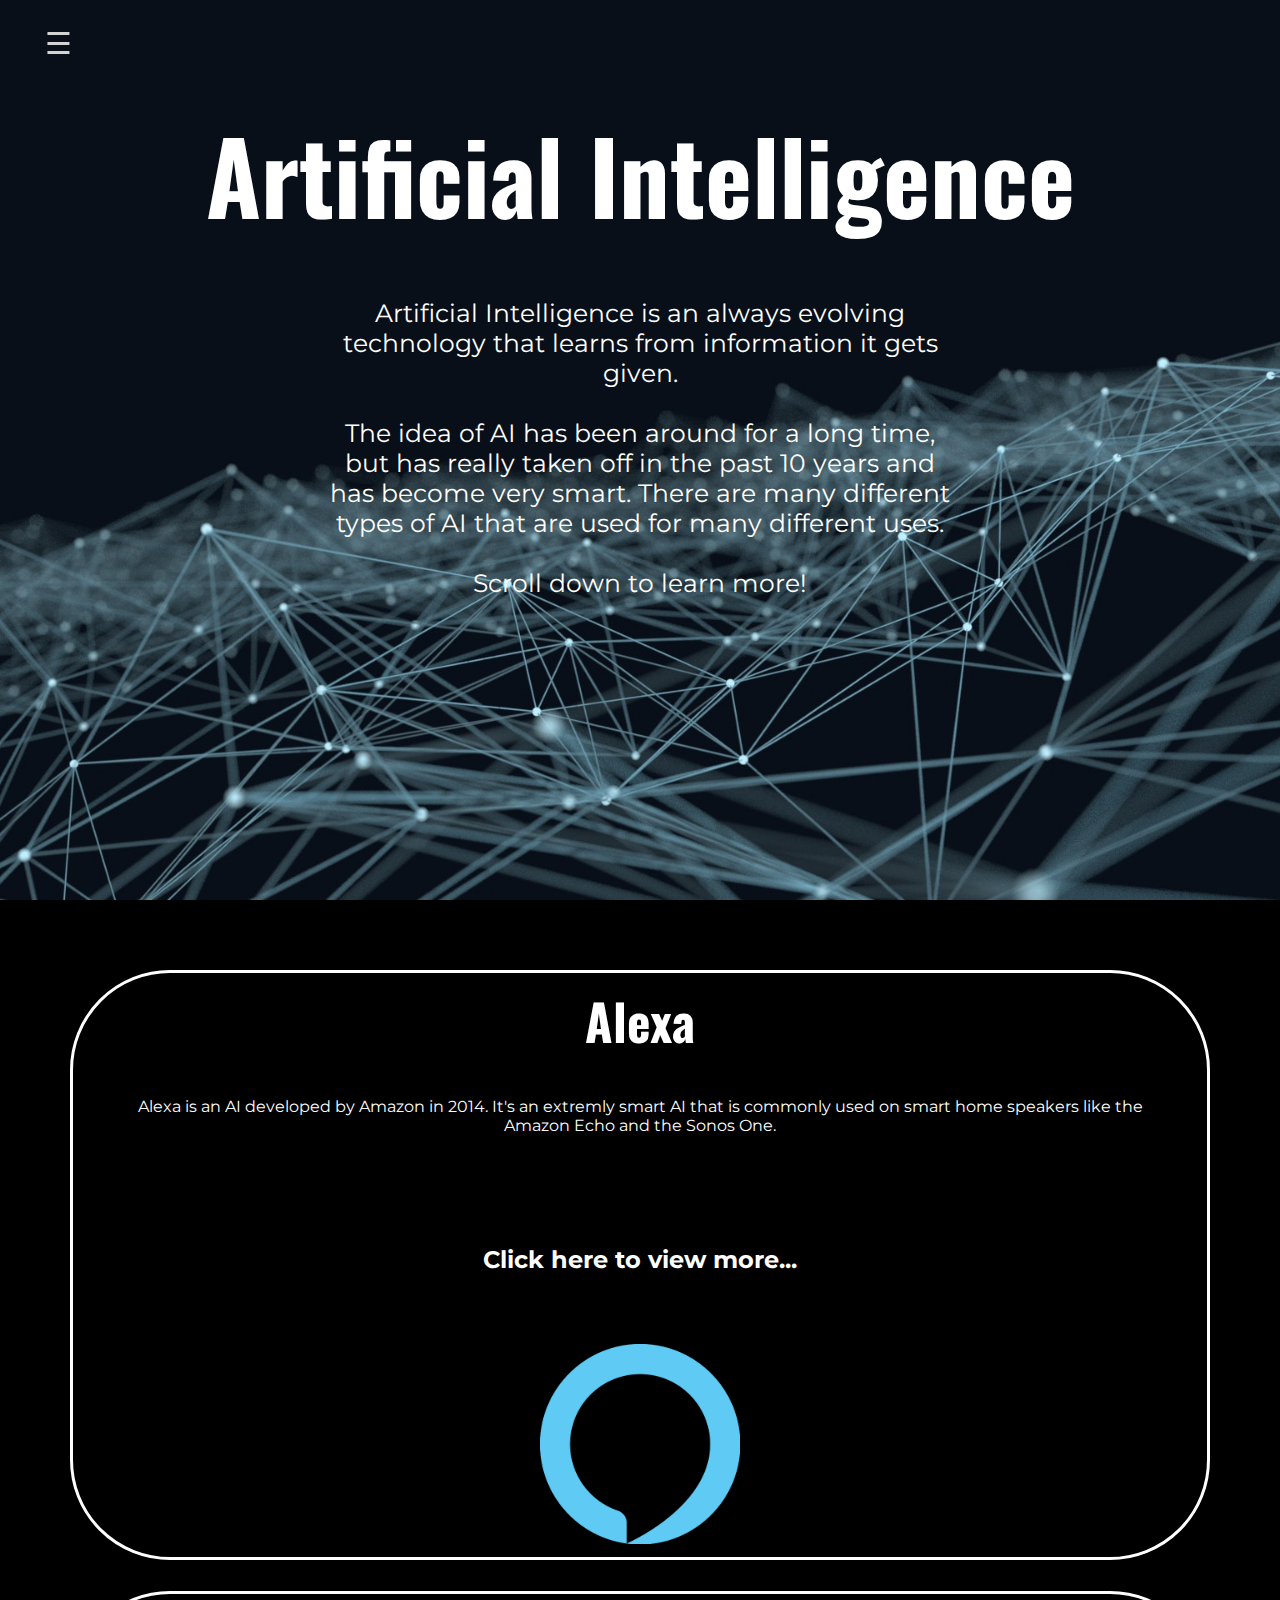
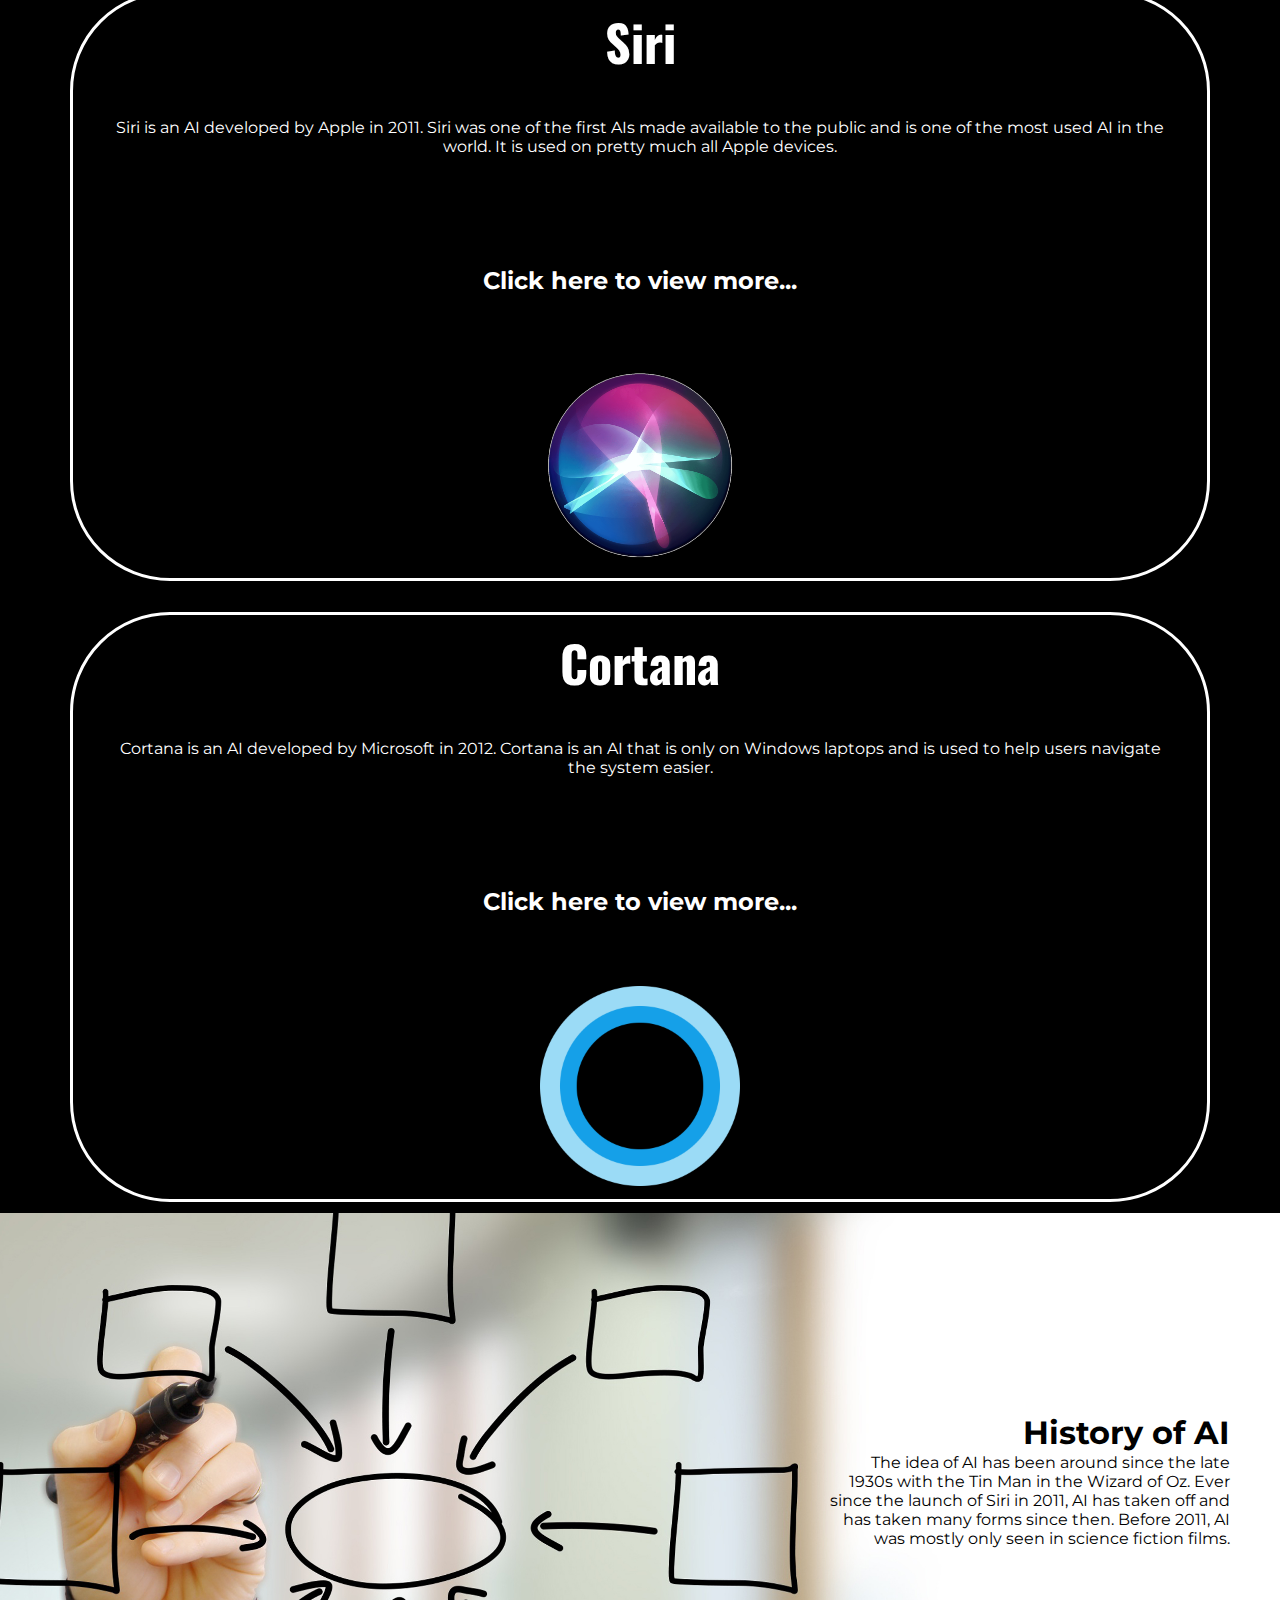
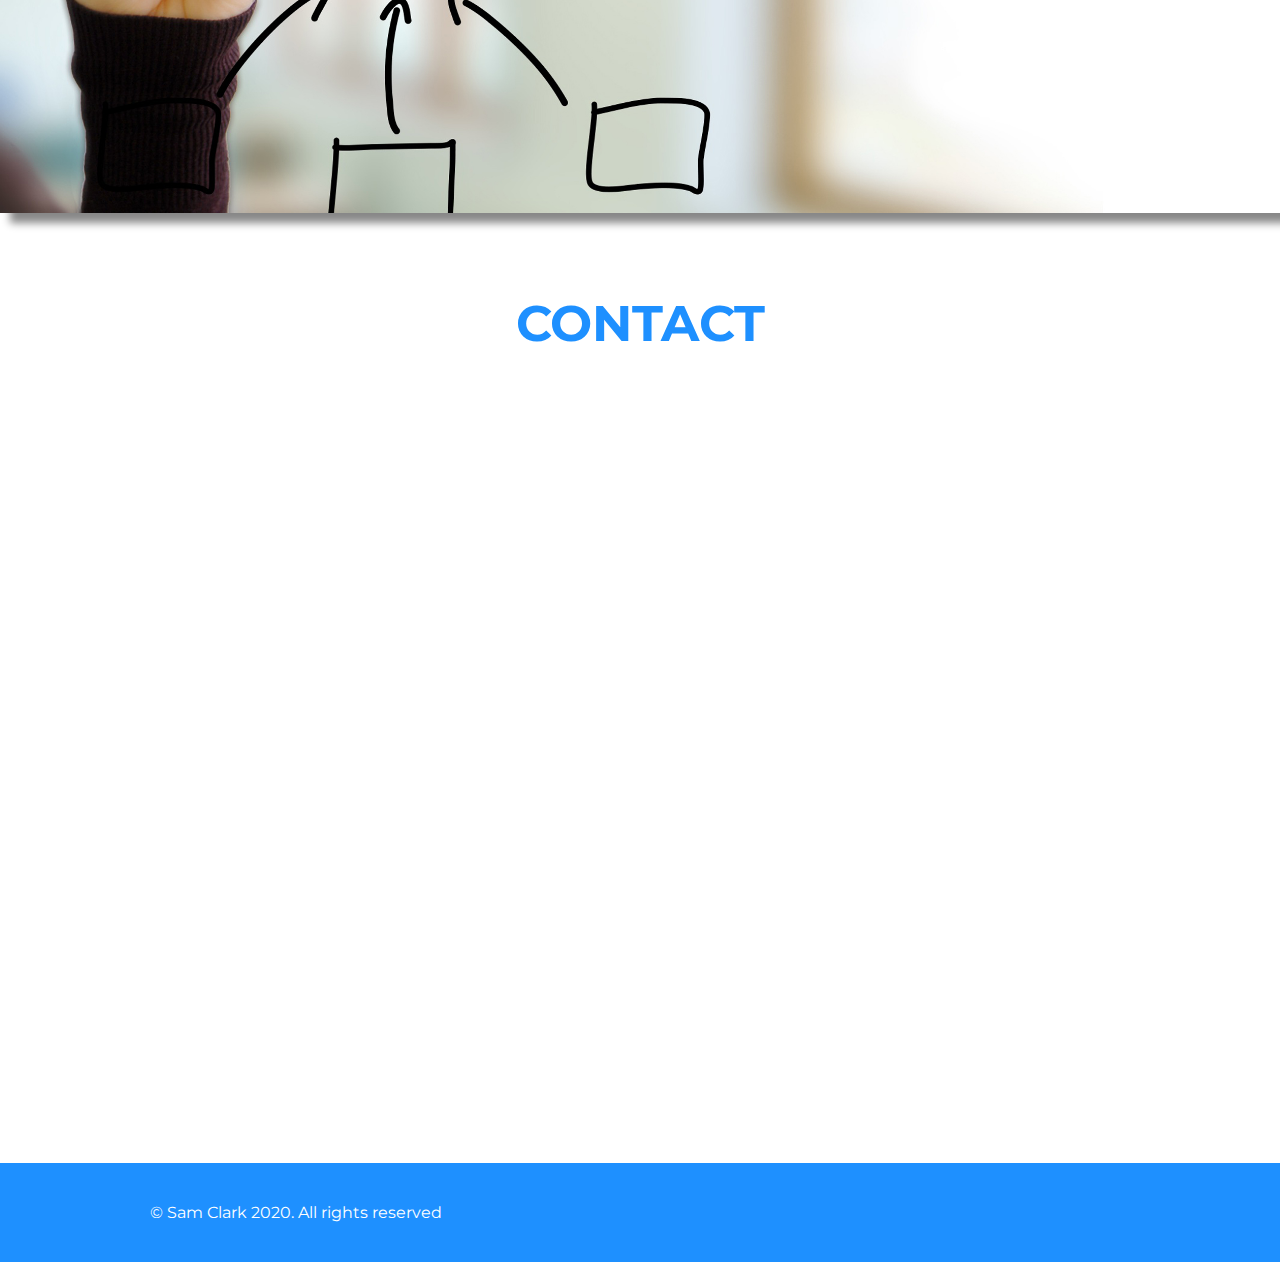
<file: index.html>
<!DOCTYPE html>
<html lang="en">
<head>
  <meta charset="UTF-8">
  <meta name="viewport" content="width=device-width, initial-scale=1.0">
  <meta http-equiv="X-UA-Compatible" content="ie=edge">
  <link rel="stylesheet" href="style.css">
  <link href="https://fonts.googleapis.com/css?family=Cardo:400,700|Oswald" rel="stylesheet">
  <link href="https://fonts.googleapis.com/css?family=Lora:400,700|Montserrat:300" rel="stylesheet">
  <title>AI</title>
</head>
<body>


  <div id = "myNav" class = "overlay">
    <a href="javascript:void(0)" class = "closebutton" onclick = "closeNav()">&times;</a>
    <h1 id = "big">Artificial Intelligence</h1>
    <div class="overlaycontent">
      <a href="#">HOME</a>
      <a href="#">ALEXA</a>
      <a href="#">SIRI</a>
      <a href="#">CORTANA</a>
      <a href="#">HISTORY</a>
    </div>
  </div>


  <section id = "a" class="panel">
    <div class="lines">
      <span style="font-size:30px;cursor:pointer" onclick="openNav()">&#9776;</span>
    </div>
    <h1 class="title">Artificial Intelligence</h1>
    <p class="description"><br>Artificial Intelligence is an always evolving technology that learns from information it gets given.</br> <br>The idea of AI has been around for a long time, but has really taken off in the past 10 years and has become very smart. There are many different types of AI that are used for many different uses.</br> <br>Scroll down to learn more!</br></p>
  </section>


  <section id = "b" class="panel">
    <div class = "container">
      <div id = "alexa" class = "box">
        <h1>Alexa</h1>
        <p>Alexa is an AI developed by Amazon in 2014. It's an extremly smart AI that is commonly used on smart home speakers like the Amazon Echo and the Sonos One.</p>
        <h2 class = "ilink">
          <a href="#">Click here to view more...</a>
        </h2>
        <img src="alexa.png" alt="alexa image">
      </div>
      <div id = "siri" class = "box">
        <h1>Siri</h1>
        <p>Siri is an AI developed by Apple in 2011. Siri was one of the first AIs made available to the public and is one of the most used AI in the world. It is used on pretty much all Apple devices.</p>
        <h2 class = "ilink">
          <a href="#">Click here to view more...</a>
        </h2>
        <img id = "simage" src="siri.png" alt="siri image">
      </div>
      <div id = "cortana" class = "box">
        <h1>Cortana</h1>
        <p>Cortana is an AI developed by Microsoft in 2012. Cortana is an AI that is only on Windows laptops and is used to help users navigate the system easier.</p>
        <h2 class = "ilink">
          <a href="#">Click here to view more...</a>
        </h2>
        <img src="cortana.png" alt="cortana image">
      </div>
    </div>
  </section>

  <section id = "c" class="panel">
    <h1 class = "history">History of AI</h1>
    <p class = "explain">The idea of AI has been around since the late 1930s with the Tin Man in the Wizard of Oz. Ever since the launch of Siri in 2011, AI has taken off and has taken many forms since then. Before 2011, AI was mostly only seen in science fiction films.</p>
    <a href="#" class="hlink">Find out more</a>
  </section>


  <section id = "d" class = "contact">
    <h1 class = "contact_header">CONTACT</h1>
    <iframe id = "form" src="https://docs.google.com/forms/d/e/1FAIpQLSetiBL7zzIBk61r9zhRrY2mqTAyYtpi0NueJ4MALcoGG80I0w/viewform?embedded=true" width="540" height="725" frameborder="0" marginheight="0" marginwidth="0">Loading…</iframe>

  </section>

  <script>
  function openNav() {
    document.getElementById("myNav").style.height = "100%";
  }

  function closeNav() {
    document.getElementById("myNav").style.height = "0%";
  }
  </script>

  <footer>
		<p>&copy; Sam Clark 2020. All rights reserved</p>
  </footer>


</body>
</html>
</file>
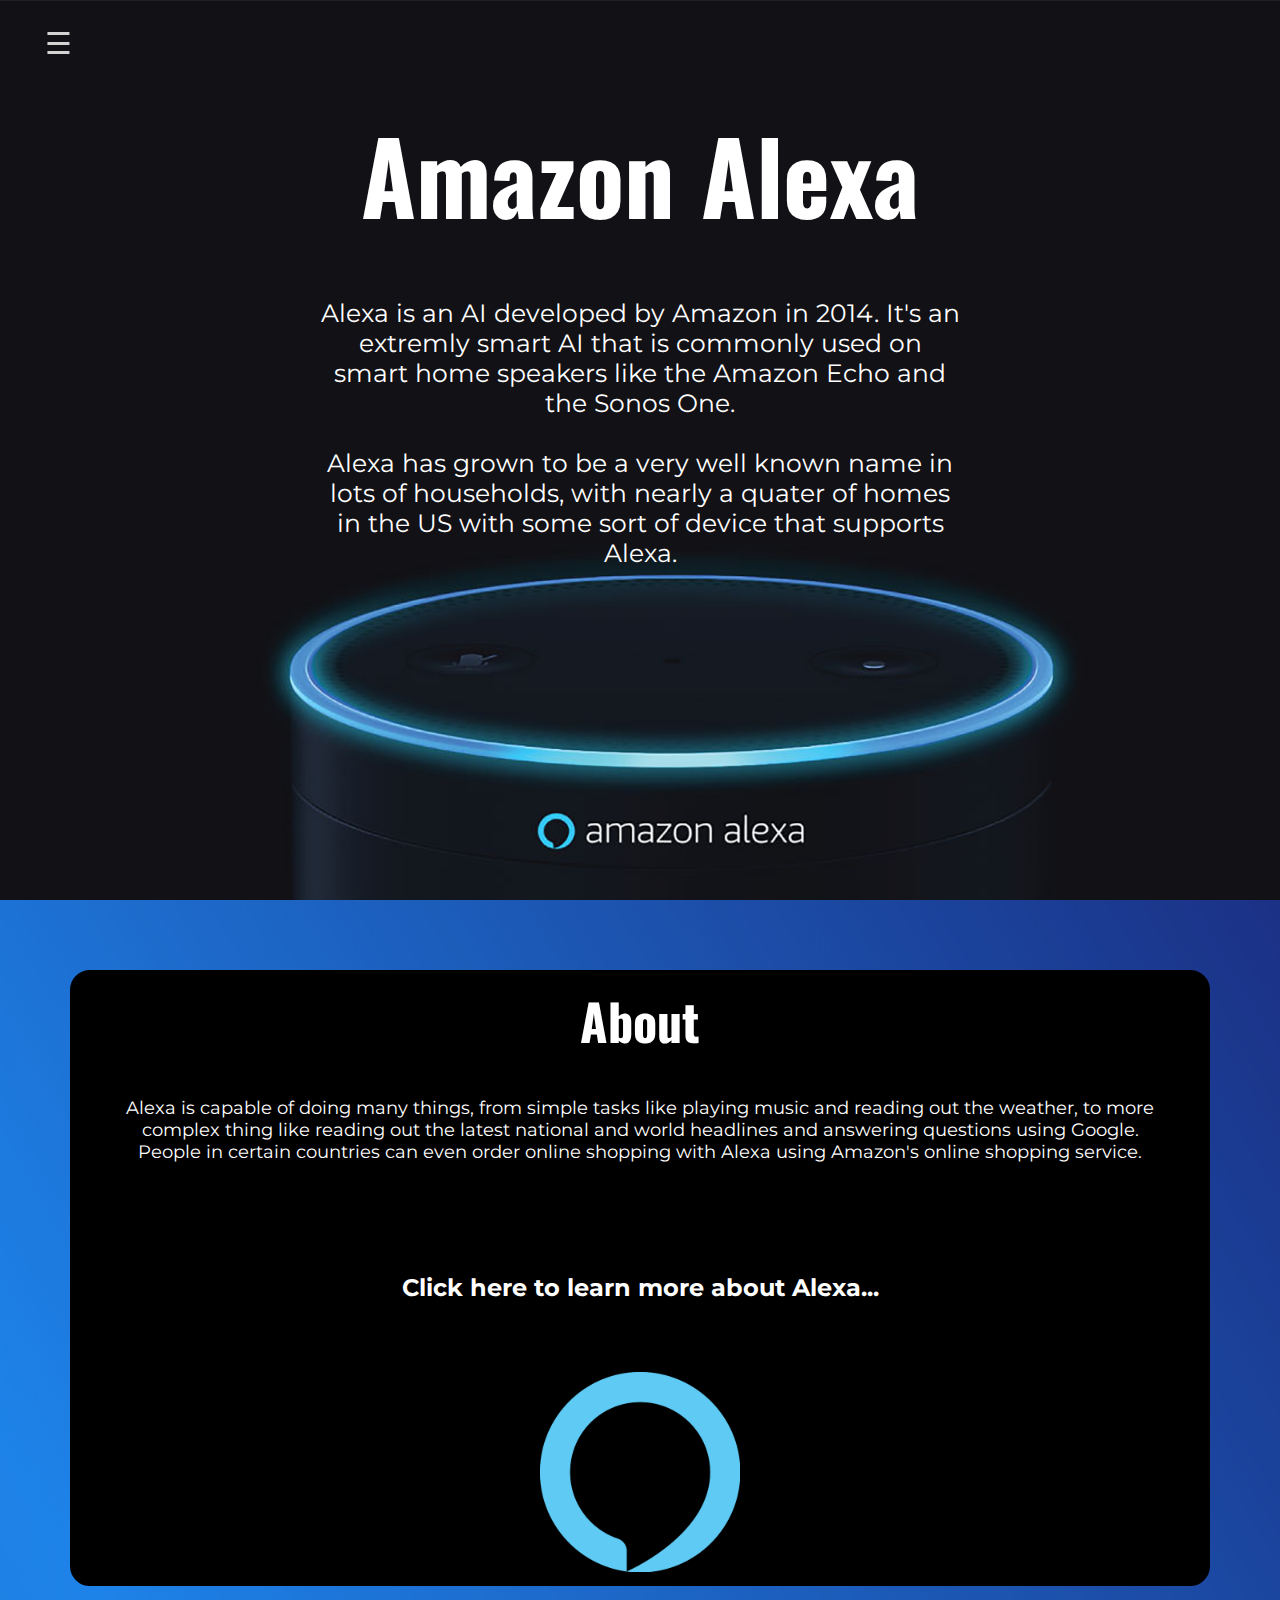
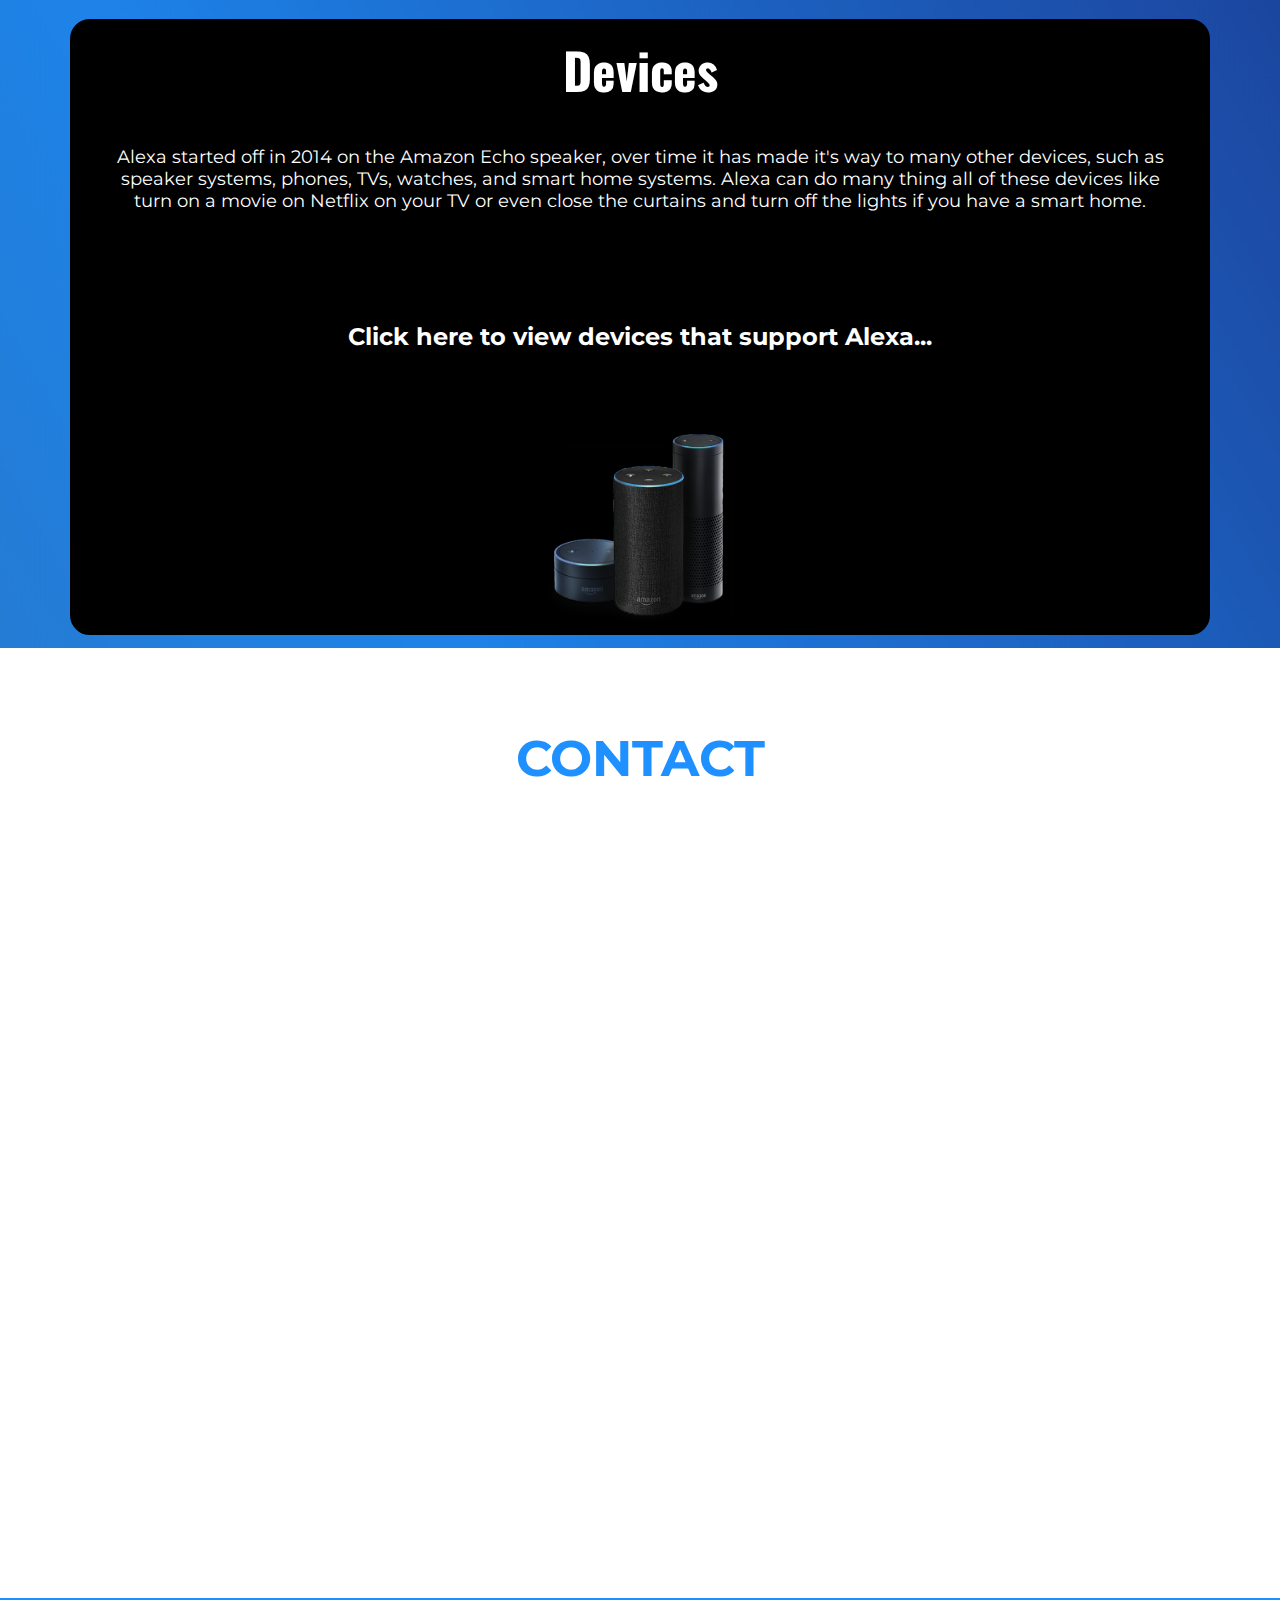
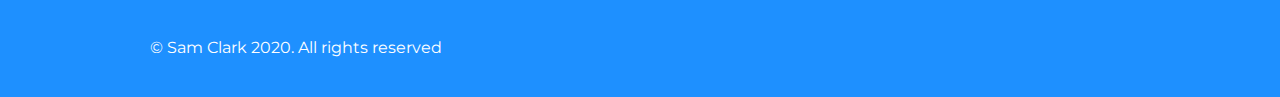
<file: alexa.html>
<!DOCTYPE html>
<html lang="en">
<head>
  <meta charset="UTF-8">
  <meta name="viewport" content="width=device-width, initial-scale=1.0">
  <meta http-equiv="X-UA-Compatible" content="ie=edge">
  <link rel="stylesheet" href="stylea.css">
  <link href="https://fonts.googleapis.com/css?family=Cardo:400,700|Oswald" rel="stylesheet">
  <link href="https://fonts.googleapis.com/css?family=Lora:400,700|Montserrat:300" rel="stylesheet">
  <title>AI</title>
</head>
<body>


  <div id = "myNav" class = "overlay">
    <a href="javascript:void(0)" class = "closebutton" onclick = "closeNav()">&times;</a>
    <h1 id = "big">Artificial Intelligence</h1>
    <div class="overlaycontent">
      <a href="index.html">HOME</a>
      <a href="alexa.html">ALEXA</a>
      <a href="siri.html">SIRI</a>
      <a href="cortana.html">CORTANA</a>
      <a href="#">HISTORY</a>
    </div>
  </div>


  <section id = "a" class="panel">
    <div class="lines">
      <span style="font-size:30px;cursor:pointer" onclick="openNav()">&#9776;</span>
    </div>
    <h1 class="title">Amazon Alexa</h1>
    <p class="description"><br>Alexa is an AI developed by Amazon in 2014. It's an extremly smart AI that is commonly used on smart home speakers like the Amazon Echo and the Sonos One.</br> <br>Alexa has grown to be a very well known name in lots of households, with nearly a quater of homes in the US with some sort of device that supports Alexa.</br></p>
  </section>


  <section id = "b" class="panel">
    <div class = "container">
      <div id = "alexa" class = "box">
        <h1>About</h1>
        <p>Alexa is capable of doing many things, from simple tasks like playing music and reading out the weather, to more complex thing like reading out the latest national and world headlines and answering questions using Google. People in certain countries can even order online shopping with Alexa using Amazon's online shopping service.</p>
        <h2 class = "ilink">
          <a href="https://www.amazon.com/b?ie=UTF8&node=17934671011">Click here to learn more about Alexa...</a>
        </h2>
        <img src="alexa.png" alt="alexa image">
      </div>

      <div id = "devices" class = "box">
        <h1>Devices</h1>
        <p>Alexa started off in 2014 on the Amazon Echo speaker, over time it has made it's way to many other devices, such as speaker systems, phones, TVs, watches, and smart home systems. Alexa can do many thing all of these devices like turn on a movie on Netflix on your TV or even close the curtains and turn off the lights if you have a smart home.</p>
        <h2 class = "ilink">
          <a href="https://www.amazon.com/smart-home-devices/b?ie=UTF8&node=9818047011">Click here to view devices that support Alexa...</a>
        </h2>
        <img src="devices.png" alt="alexa image">
      </div>
    </div>
  </section>

  <section id = "d" class = "contact">
    <h1 class = "contact_header">CONTACT</h1>
    <iframe id = "form" src="https://docs.google.com/forms/d/e/1FAIpQLSetiBL7zzIBk61r9zhRrY2mqTAyYtpi0NueJ4MALcoGG80I0w/viewform?embedded=true" width="540" height="725" frameborder="0" marginheight="0" marginwidth="0">Loading…</iframe>

  </section>

  <script>
  function openNav() {
    document.getElementById("myNav").style.height = "100%";
  }

  function closeNav() {
    document.getElementById("myNav").style.height = "0%";
  }
  </script>

  <footer>
		<p>&copy; Sam Clark 2020. All rights reserved</p>
  </footer>


</body>
</html>
</file>
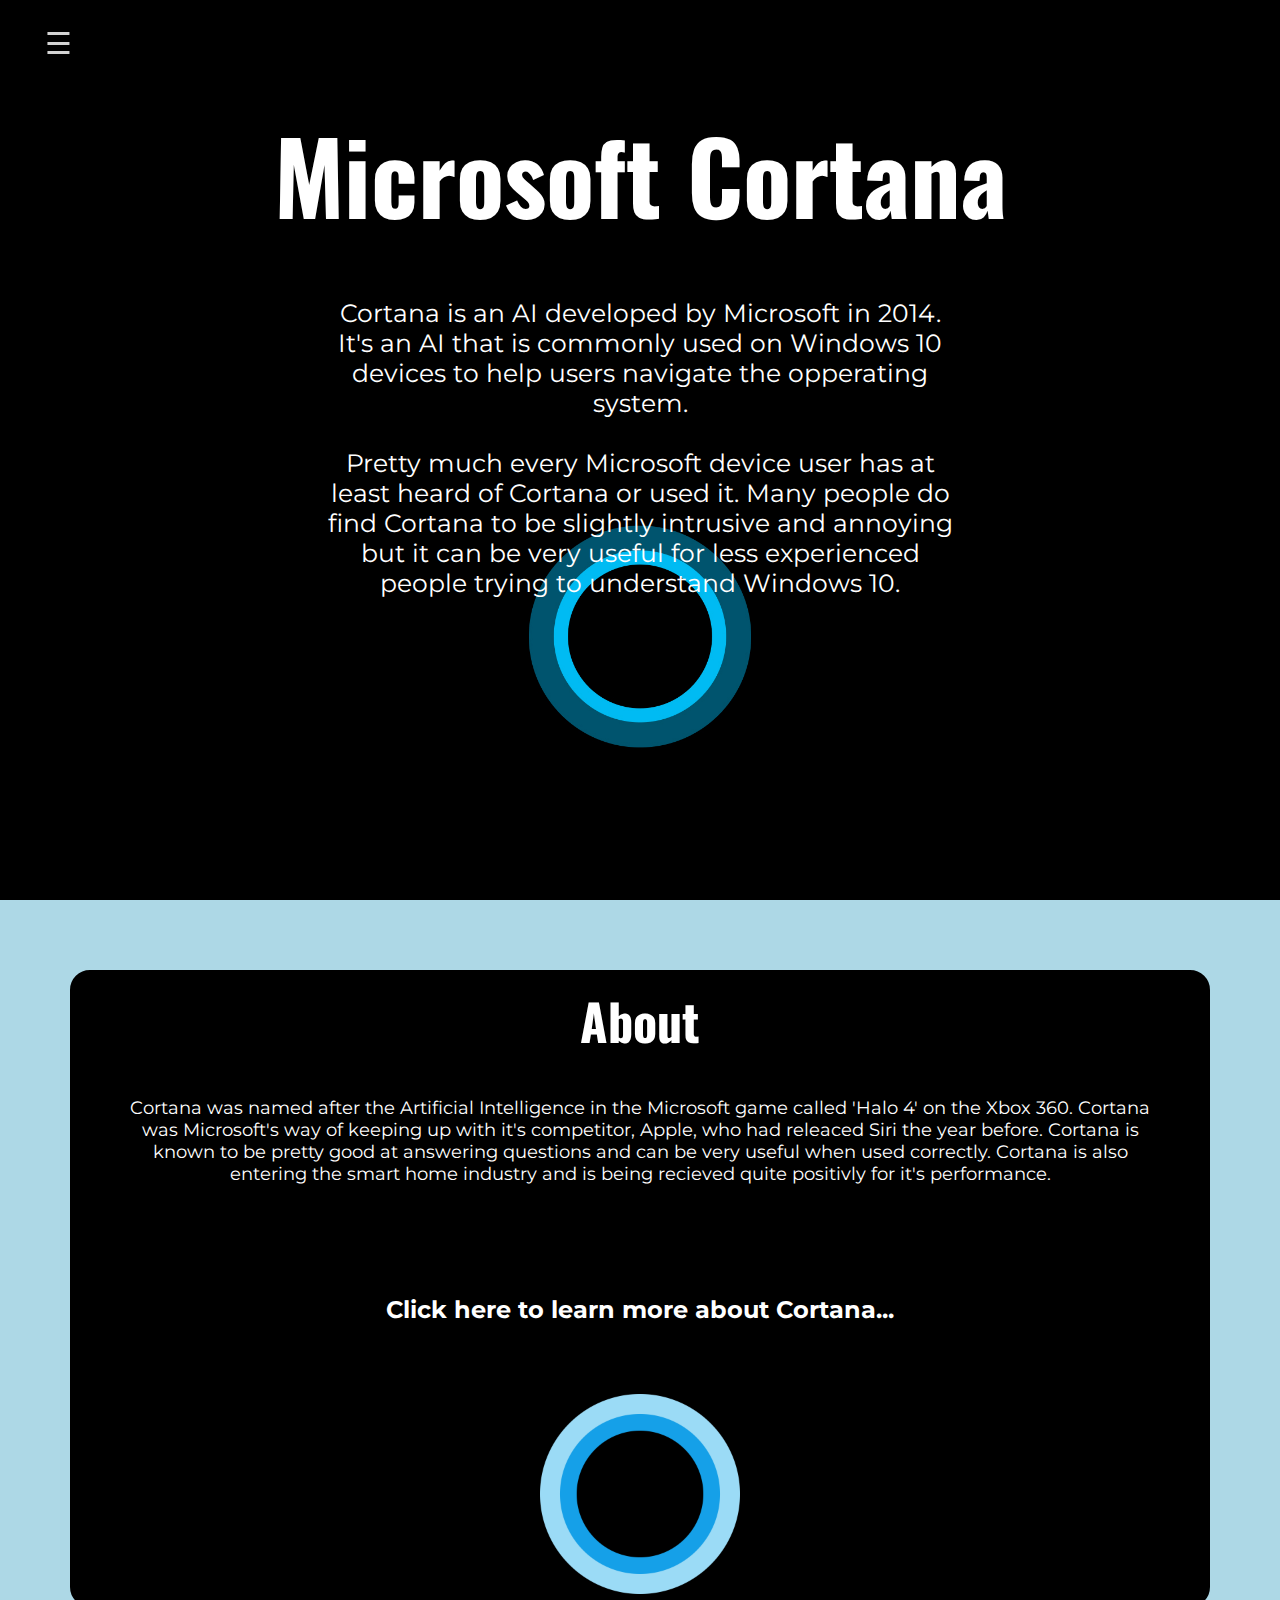
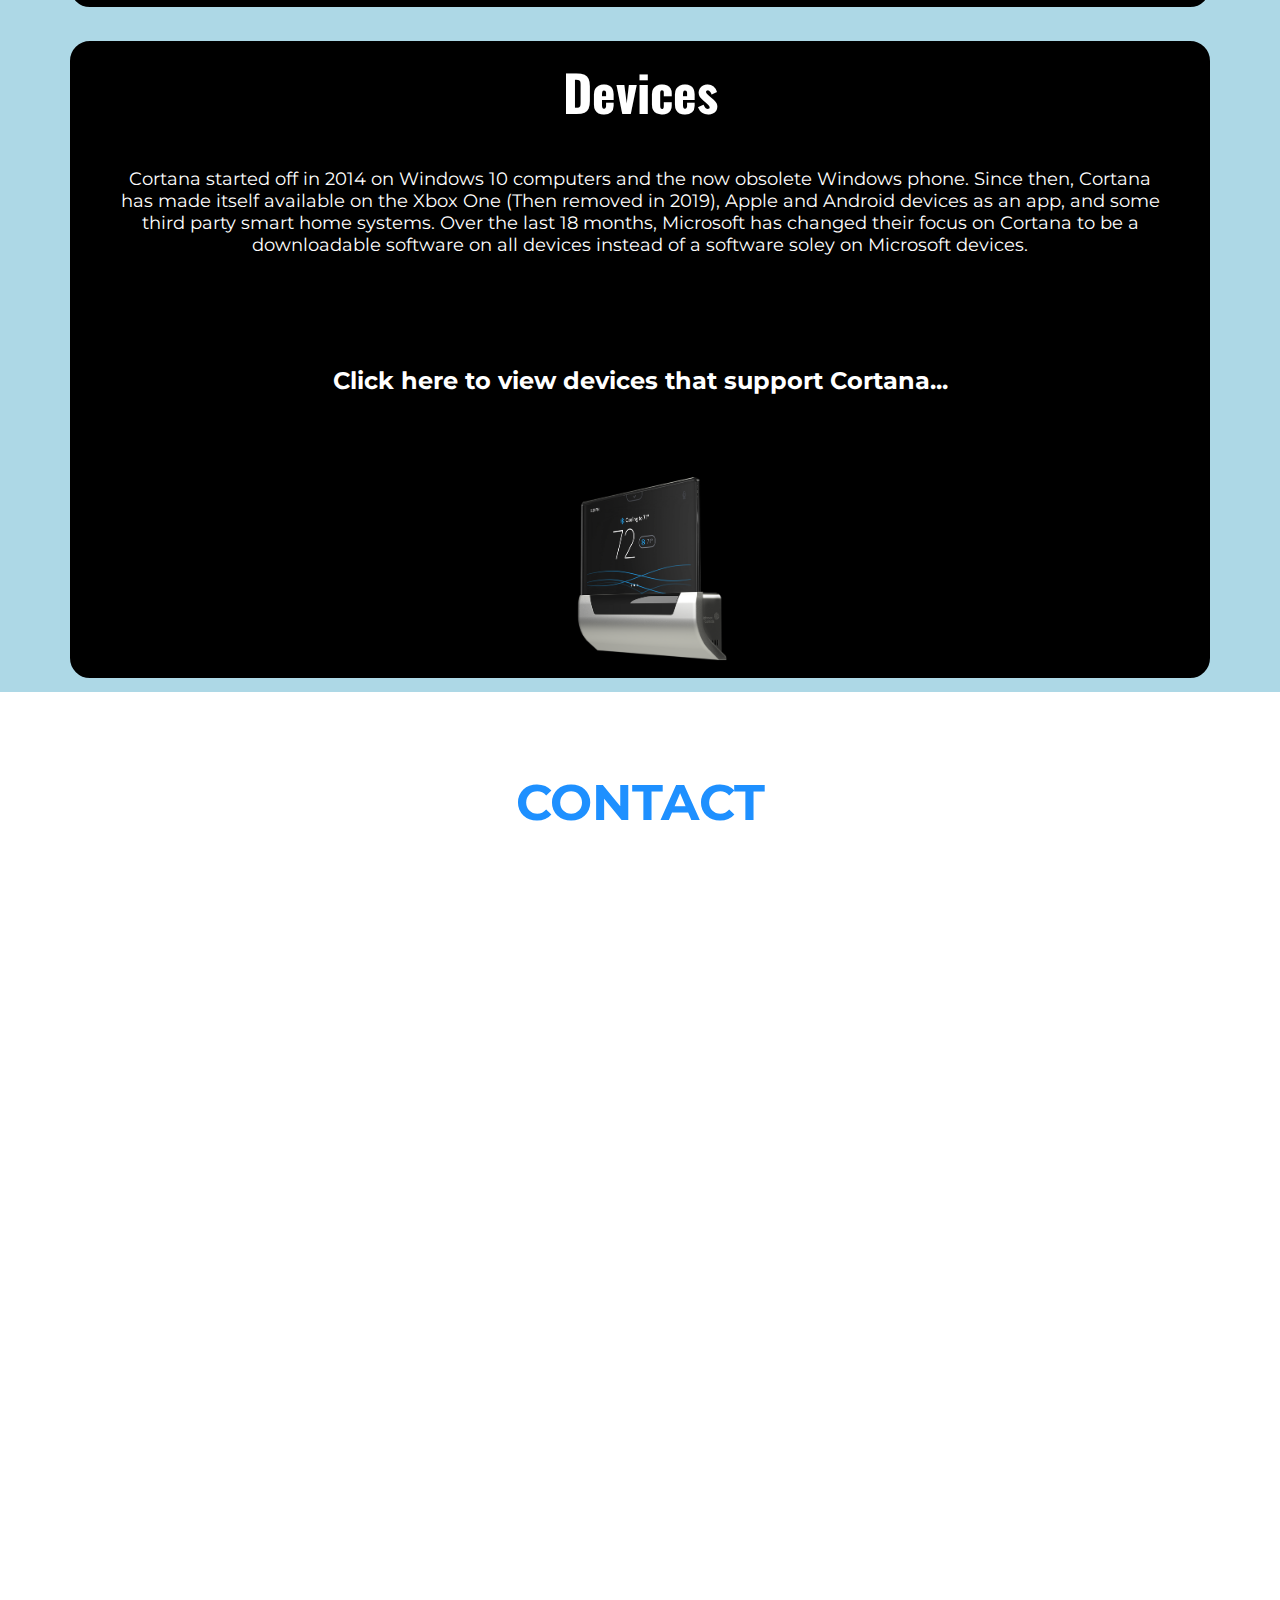
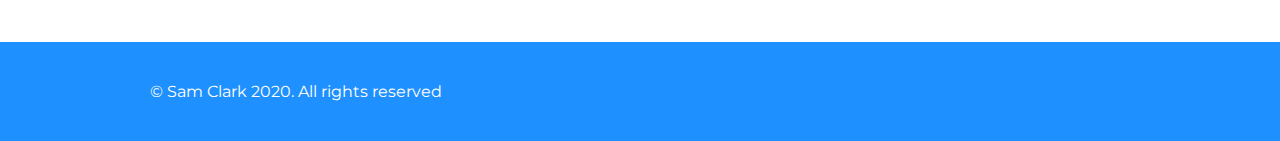
<file: cortana.html>
<!DOCTYPE html>
<html lang="en">
<head>
  <meta charset="UTF-8">
  <meta name="viewport" content="width=device-width, initial-scale=1.0">
  <meta http-equiv="X-UA-Compatible" content="ie=edge">
  <link rel="stylesheet" href="stylec.css">
  <link href="https://fonts.googleapis.com/css?family=Cardo:400,700|Oswald" rel="stylesheet">
  <link href="https://fonts.googleapis.com/css?family=Lora:400,700|Montserrat:300" rel="stylesheet">
  <title>AI</title>
</head>
<body>


  <div id = "myNav" class = "overlay">
    <a href="javascript:void(0)" class = "closebutton" onclick = "closeNav()">&times;</a>
    <h1 id = "big">Artificial Intelligence</h1>
    <div class="overlaycontent">
      <a href="index.html">HOME</a>
      <a href="alexa.html">ALEXA</a>
      <a href="siri.html">SIRI</a>
      <a href="cortana.html">CORTANA</a>
      <a href="#">HISTORY</a>
    </div>
  </div>


  <section id = "a" class="panel">
    <div class="lines">
      <span style="font-size:30px;cursor:pointer" onclick="openNav()">&#9776;</span>
    </div>
    <h1 class="title">Microsoft Cortana</h1>
    <p class="description"><br>Cortana is an AI developed by Microsoft in 2014. It's an AI that is commonly used on Windows 10 devices to help users navigate the opperating system.</br> <br>Pretty much every Microsoft device user has at least heard of Cortana or used it. Many people do find Cortana to be slightly intrusive and annoying but it can be very useful for less experienced people trying to understand Windows 10.</br></p>
  </section>


  <section id = "b" class="panel">
    <div class = "container">
      <div id = "alexa" class = "box">
        <h1>About</h1>
        <p>Cortana was named after the Artificial Intelligence in the Microsoft game called 'Halo 4' on the Xbox 360. Cortana was Microsoft's way of keeping up with it's competitor, Apple, who had releaced Siri the year before. Cortana is known to be pretty good at answering questions and can be very useful when used correctly. Cortana is also entering the smart home industry and is being recieved quite positivly for it's performance.</p>
        <h2 class = "ilink">
          <a href="https://www.microsoft.com/en-us/cortana">Click here to learn more about Cortana...</a>
        </h2>
        <img src="cortana.png" alt="alexa image">
      </div>

      <div id = "devices" class = "box">
        <h1>Devices</h1>
        <p>Cortana started off in 2014 on Windows 10 computers and the now obsolete Windows phone. Since then, Cortana has made itself available on the Xbox One (Then removed in 2019), Apple and Android devices as an app, and some third party smart home systems. Over the last 18 months, Microsoft has changed their focus on Cortana to be a downloadable software on all devices instead of a software soley on Microsoft devices.</p>
        <h2 class = "ilink">
          <a href="https://blogs.windows.com/windowsexperience/2018/02/16/hey-cortana-turn-heat-cortana-now-works-smart-home-providers-ifttt/">Click here to view devices that support Cortana...</a>
        </h2>
        <img src="glass.png" alt="cortana image">
      </div>
    </div>
  </section>

  <section id = "d" class = "contact">
    <h1 class = "contact_header">CONTACT</h1>
    <iframe id = "form" src="https://docs.google.com/forms/d/e/1FAIpQLSetiBL7zzIBk61r9zhRrY2mqTAyYtpi0NueJ4MALcoGG80I0w/viewform?embedded=true" width="540" height="725" frameborder="0" marginheight="0" marginwidth="0">Loading…</iframe>

  </section>

  <script>
  function openNav() {
    document.getElementById("myNav").style.height = "100%";
  }

  function closeNav() {
    document.getElementById("myNav").style.height = "0%";
  }
  </script>

  <footer>
		<p>&copy; Sam Clark 2020. All rights reserved</p>
  </footer>


</body>
</html>
</file>
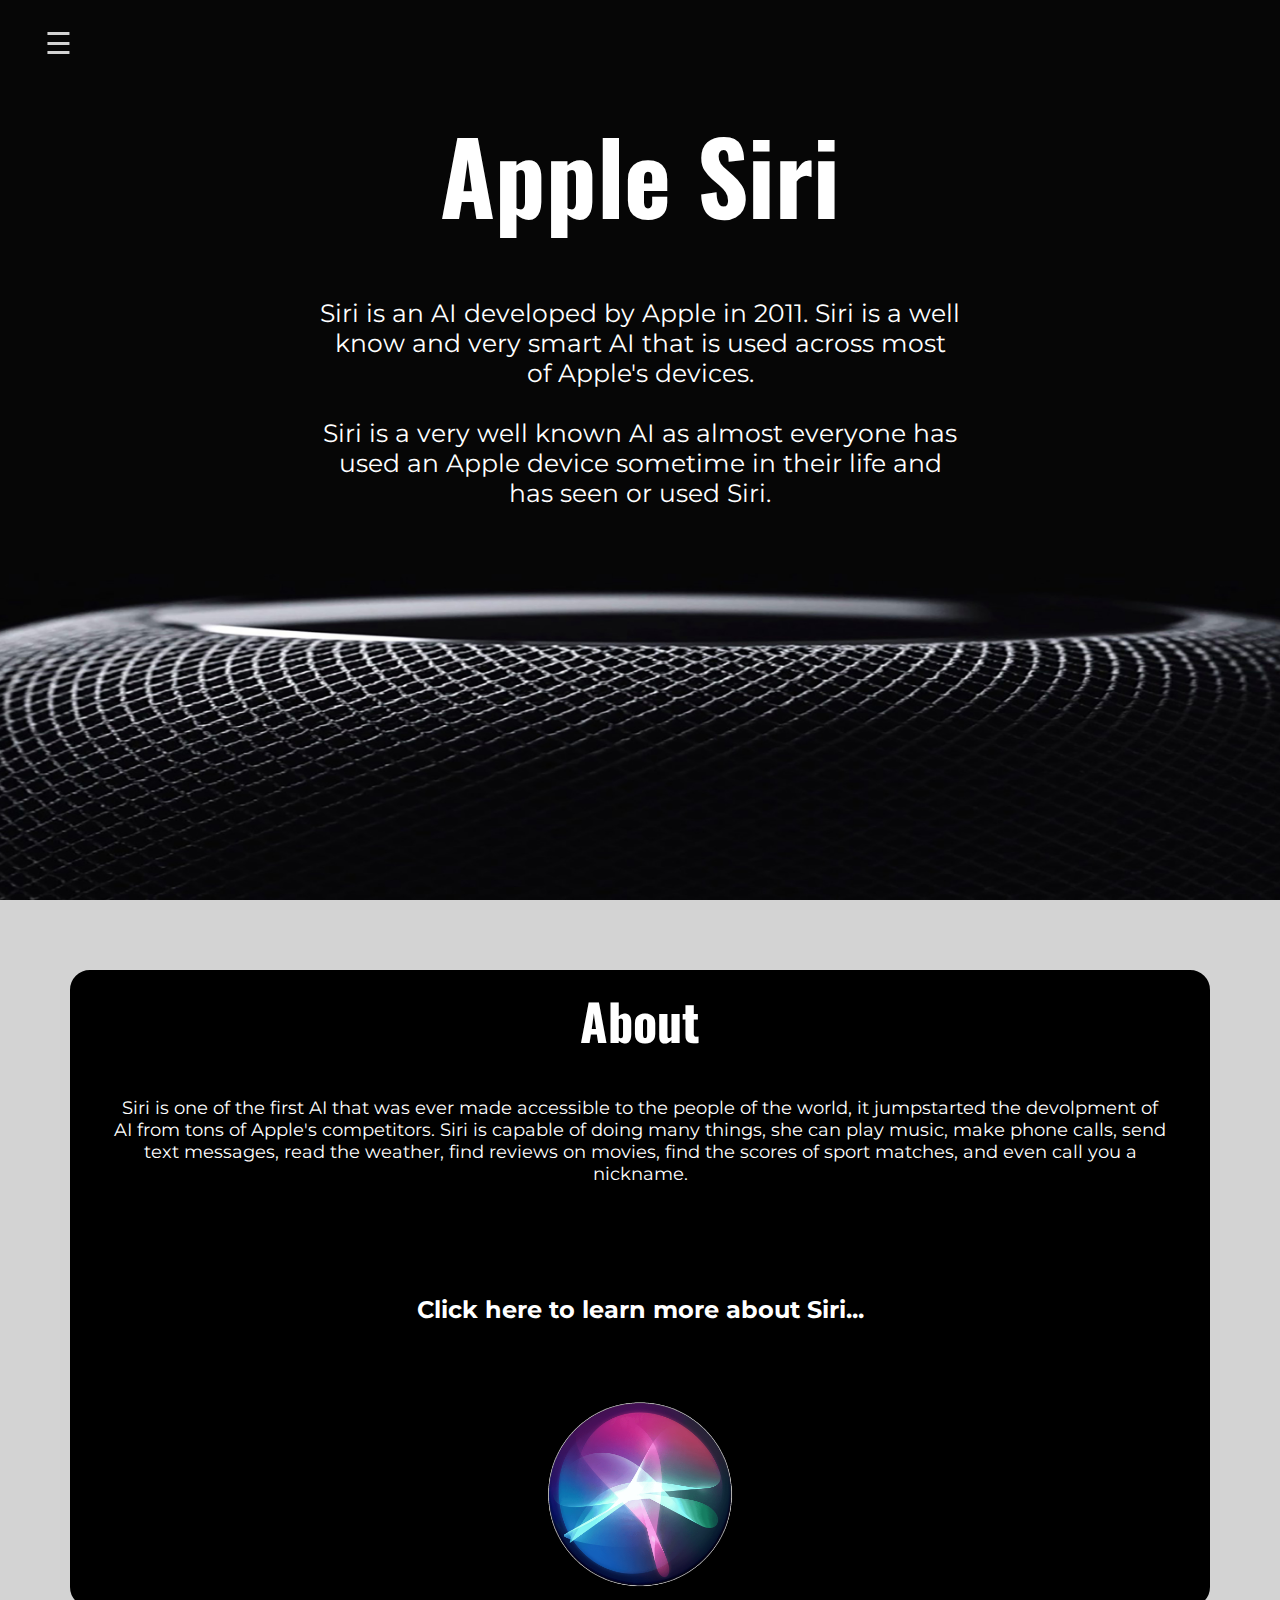
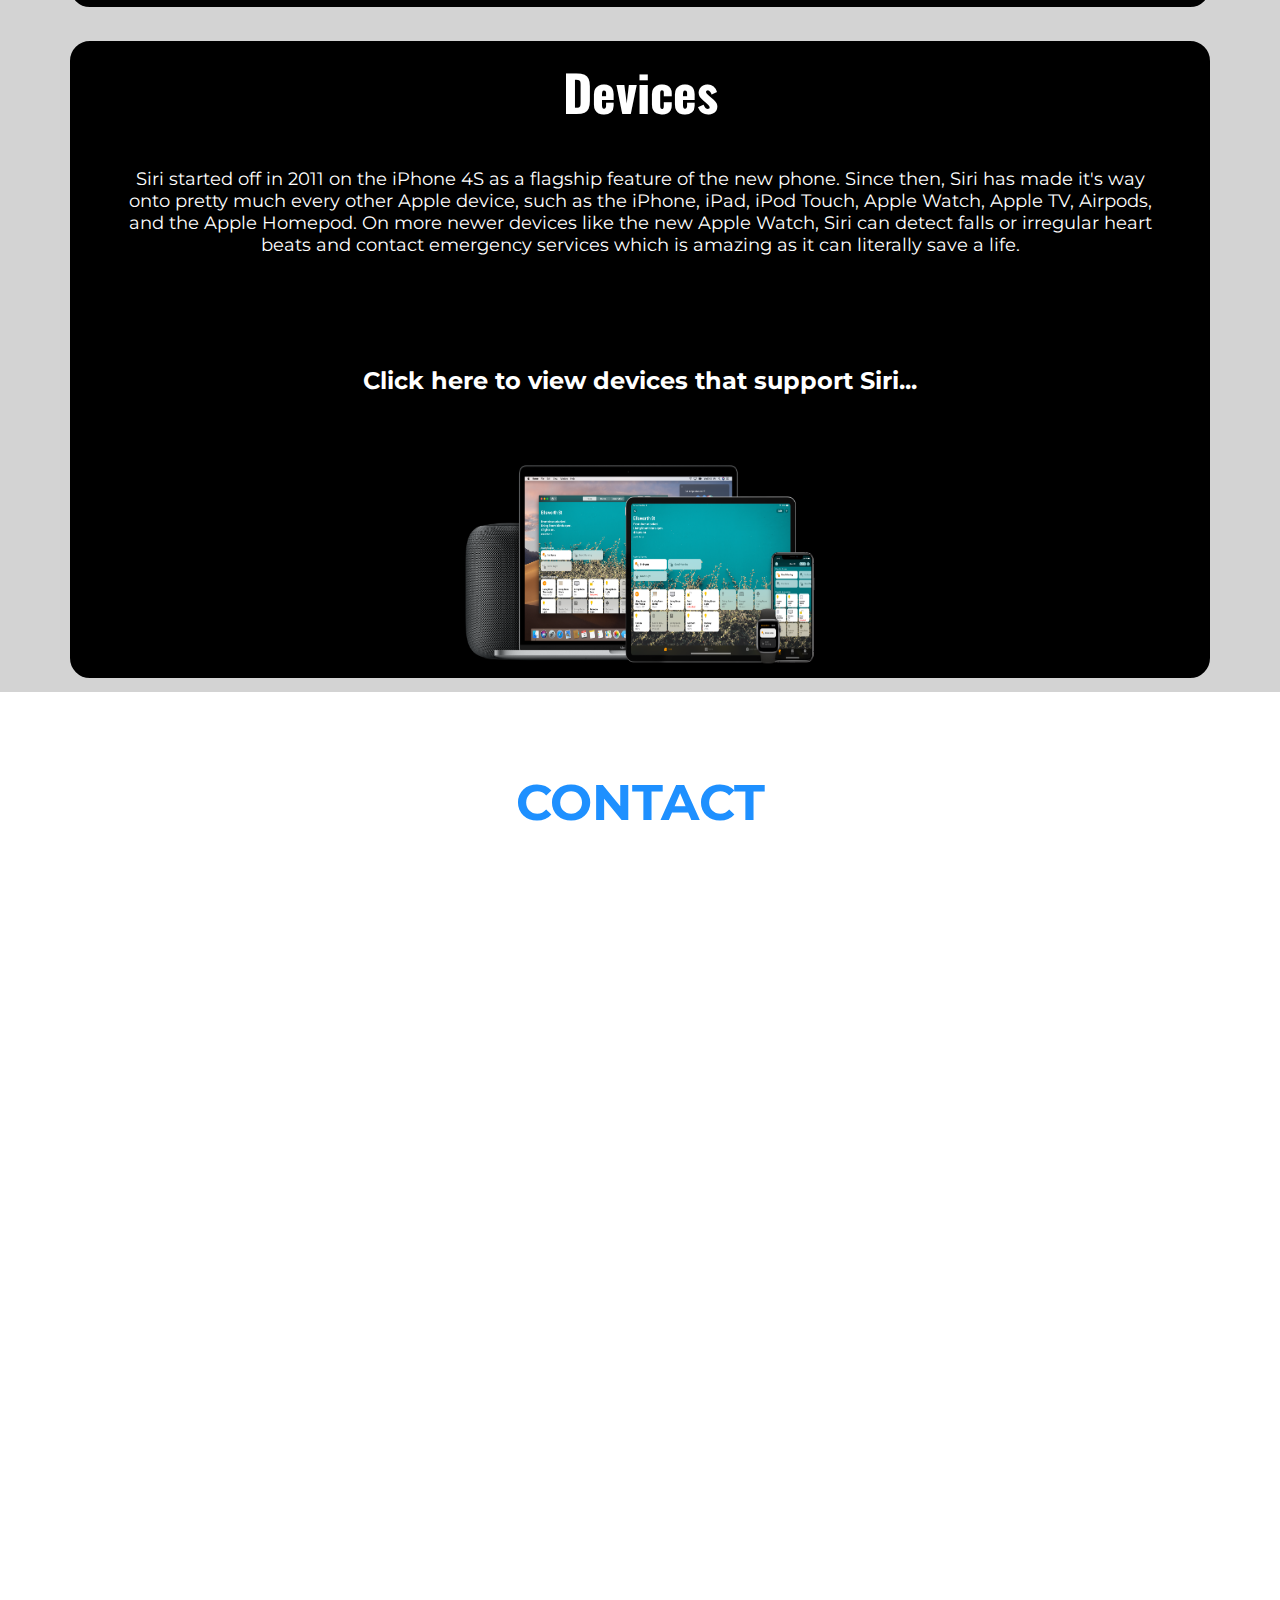
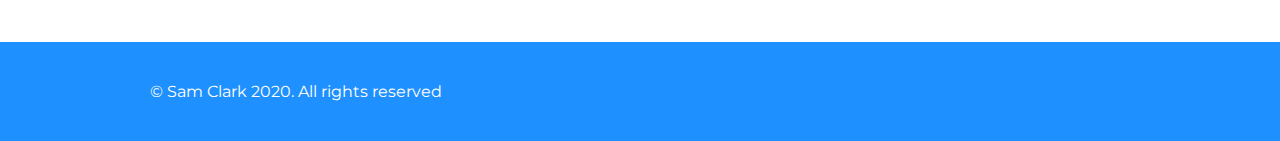
<file: siri.html>
<!DOCTYPE html>
<html lang="en">
<head>
  <meta charset="UTF-8">
  <meta name="viewport" content="width=device-width, initial-scale=1.0">
  <meta http-equiv="X-UA-Compatible" content="ie=edge">
  <link rel="stylesheet" href="styles.css">
  <link href="https://fonts.googleapis.com/css?family=Cardo:400,700|Oswald" rel="stylesheet">
  <link href="https://fonts.googleapis.com/css?family=Lora:400,700|Montserrat:300" rel="stylesheet">
  <title>AI</title>
</head>
<body>


  <div id = "myNav" class = "overlay">
    <a href="javascript:void(0)" class = "closebutton" onclick = "closeNav()">&times;</a>
    <h1 id = "big">Artificial Intelligence</h1>
    <div class="overlaycontent">
      <a href="index.html">HOME</a>
      <a href="alexa.html">ALEXA</a>
      <a href="siri.html">SIRI</a>
      <a href="cortana.html">CORTANA</a>
      <a href="history.html">HISTORY</a>
    </div>
  </div>


  <section id = "a" class="panel">
    <div class="lines">
      <span style="font-size:30px;cursor:pointer" onclick="openNav()">&#9776;</span>
    </div>
    <h1 class="title">Apple Siri</h1>
    <p class="description"><br>Siri is an AI developed by Apple in 2011. Siri is a well know and very smart AI that is used across most of Apple's devices.</br> <br>Siri is a very well known AI as almost everyone has used an Apple device sometime in their life and has seen or used Siri.</br></p>
  </section>


  <section id = "b" class="panel">
    <div class = "container">
      <div id = "cortana" class = "box">
        <h1>About</h1>
        <p>Siri is one of the first AI that was ever made accessible to the people of the world, it jumpstarted the devolpment of AI from tons of Apple's competitors. Siri is capable of doing many things, she can play music, make phone calls, send text messages, read the weather, find reviews on movies, find the scores of sport matches, and even call you a nickname.</p>
        <h2 class = "ilink">
          <a href="https://www.apple.com/nz/siri/">Click here to learn more about Siri...</a>
        </h2>
        <img src="siri.png" alt="siri image">
      </div>

      <div id = "devices" class = "box">
        <h1>Devices</h1>
        <p>Siri started off in 2011 on the iPhone 4S as a flagship feature of the new phone. Since then, Siri has made it's way onto pretty much every other Apple device, such as the iPhone, iPad, iPod Touch, Apple Watch, Apple TV, Airpods, and the Apple Homepod. On more newer devices like the new Apple Watch, Siri can detect falls or irregular heart beats and contact emergency services which is amazing as it can literally save a life.</p>
        <h2 class = "ilink">
          <a href="https://support.apple.com/en-nz/HT204389">Click here to view devices that support Siri...</a>
        </h2>
        <img id = "img2" src="applehome.png" alt="siri image">
      </div>
    </div>
  </section>

  <section id = "d" class = "contact">
    <h1 class = "contact_header">CONTACT</h1>
    <iframe id = "form" src="https://docs.google.com/forms/d/e/1FAIpQLSetiBL7zzIBk61r9zhRrY2mqTAyYtpi0NueJ4MALcoGG80I0w/viewform?embedded=true" width="540" height="725" frameborder="0" marginheight="0" marginwidth="0">Loading…</iframe>

  </section>

  <script>
  function openNav() {
    document.getElementById("myNav").style.height = "100%";
  }

  function closeNav() {
    document.getElementById("myNav").style.height = "0%";
  }
  </script>

  <footer>
		<p>&copy; Sam Clark 2020. All rights reserved</p>
  </footer>


</body>
</html>
</file>
<file: style.css>
* {
    margin: 0;
    padding: 0;
    font-family: 'Montserrat', sans-serif;
}

.overlay {
  height: 0%;
  width: 100%;
  position: fixed;
  z-index: 1111;
  top: 0;
  left: 0;
  background-color: rgb(0,0,0);
  background-color: rgba(0,0,0, 0.9);
  overflow-y: hidden;
  transition: 1s;
}

#big {
  text-align: center;
  font-size: 100px;
  margin: 0 auto;
  color: white;
  padding-top: 100px;
  font-family: oswald;
}

.overlaycontent {
  position: relative;
  top: 25%;
  width: 100%;
  text-align: center;
  margin-top: 10px;
}

.overlay a {
  padding: 8px;
  text-decoration: none;
  font-size: 36px;
  color: #818181;
  display: block;
  transition: 1s;
}

.overlay a:hover, .overlay a:focus {
  color: dodgerblue;
}

.overlay .closebutton {
  position: absolute;
  top: 25px;
  left: 45px;
  font-size: 60px;
}

button {
  font-size: 20px;
  cursor: pointer;
  background-color: #111;
  color: lightgrey;
  padding: 10px 15px;
  border: none;
}

span {
  top: 25px;
  left: 45px;
  position: fixed;
  color: lightgrey;
}

span:hover {
  color: dodgerblue;
  transition: 1s;
}

#a {
  height: 100vh;
  box-shadow: 10px 10px 8px #888888;
  background-image: url(lines.jpg);
  background-attachment: fixed;
  background-size: cover;
  background-position: center;
  color: white;
  box-sizing:border-box;
}

.title {
  text-align: center;
  font-size: 100px;
  margin: 0 auto;
  color: white;
  padding-top: 100px;
  font-family: oswald;
}

.description {
  font-size: 25px;
  width: 50%;
  margin: 0 auto;
  text-align: center;
  padding: 100px;
  padding-top: 20px;
}

#b {
  color: white;
  height: 115vh;
  box-shadow: 10px 10px 8px #888888;
  background-color: black;
}

.container {
  display: grid;
  grid-template-columns: auto auto auto;
  margin-left: 100px;
  margin-right: 100px;
  text-align: center;
  align-content: center;
  padding-top: 50px;
}

.container img {
  width: 200px;
  height: 200px;
}

.container p {
  padding: 100px;
  padding-bottom: 20px;
}

.container h1 {
  font-size: 50px;
  padding-top: 10px;
  font-family: oswald;
}

.box {
  border: solid;
  border-width: medium;
  border-radius: 100px;
  margin: 20px;
  height: 110%;
}

.ilink {
  padding: 20px;
  margin: 50px;
  border-radius: 100px;
  background-color: black;
}

.ilink:hover {
  background-color: dodgerblue;
  transition: 1s;
}

a {
  text-decoration: none;
  color: white
}

#c {
  height: 600px;
  background-image: url(board.jpg);
  background-position: center;
  background-size: cover;
  color: black;
  box-shadow: 10px 10px 8px #888888;
}

.history {
  position: absolute;
  right: 0;
  padding-top: 200px;
  padding-right: 50px;
}

.explain {
  position: absolute;
  right: 0;
  padding-top: 240px;
  text-align: right;
  width: 400px;
  padding-right: 50px;
}

.hlink {
  text-decoration: none;
  position: absolute;
  right: 0;
  padding-top: 400px;
  text-align: right;
  width: 400px;
  padding-right: 50px;
}

.contact {
  text-align: center;
  padding: 80px;
}

.contact_header {
  color: dodgerblue;
  font-size: 50px;
}



footer {
  background-color: dodgerblue;
  color: white;
  padding: 40px 150px;
}

@media only screen and (max-width: 1500px) {
  .container {
    margin-left: 50px;
    margin-right: 50px;
    grid-template-columns: 1fr;
  }
  .container p {
    padding: 40px;
  }
  .box {
    height: 94%;
  }

  #b {
    height: auto;
  }
}

@media only screen and (max-width: 1200px) {
  .explain {
    width: 200px;
  }
  .hink {
    padding-top: 1200px;
  }
  .contact{
    padding: 50px;
  }
  #big {
    padding-top: 75px;
  }
  .title {
    padding-top: 75px;
  }
}

@media only screen and (max-width: 1000px) {
  .description {
    font-size: 16px;
  }
  #c {
    background-image: none;
    background-color: white;
  }

  .history {
    text-align: center;
    padding-top: 200px;
    padding-right: 0px;
    padding-left: 0px;
    left: 0;
    right: 0;

  }

  .explain {
    text-align: center;
    padding-top: 400px;
    padding-right: 0px;
    padding-left: 0px;
    left: auto;
    right: auto;
  }

  .hlink {
    text-decoration: none;
    text-align: center;
    padding-top: 800px;
    padding-right: 0px;
    padding-left: 0px;
    left: auto;
    right: auto;
    color: black;
  }
}
</file>
<file: stylea.css>
* {
    margin: 0;
    padding: 0;
    font-family: 'Montserrat', sans-serif;
}

.overlay {
  height: 0%;
  width: 100%;
  position: fixed;
  z-index: 1111;
  top: 0;
  left: 0;
  background-color: rgb(0,0,0);
  background-color: rgba(0,0,0, 0.9);
  overflow-y: hidden;
  transition: 1s;
}

#big {
  text-align: center;
  font-size: 100px;
  margin: 0 auto;
  color: white;
  padding-top: 100px;
  font-family: oswald;
}

.overlaycontent {
  position: relative;
  top: 25%;
  width: 100%;
  text-align: center;
  margin-top: 10px;
}

.overlay a {
  padding: 8px;
  text-decoration: none;
  font-size: 36px;
  color: #818181;
  display: block;
  transition: 1s;
}

.overlay a:hover, .overlay a:focus {
  color: dodgerblue;
}

.overlay .closebutton {
  position: absolute;
  top: 25px;
  left: 45px;
  font-size: 60px;
}

button {
  font-size: 20px;
  cursor: pointer;
  background-color: #111;
  color: lightgrey;
  padding: 10px 15px;
  border: none;
}

span {
  top: 25px;
  left: 45px;
  position: fixed;
  color: lightgrey;
}

span:hover {
  color: dodgerblue;
  transition: 1s;
}

#a {
  height: 100vh;
  background-image: url(alexabg.jpg);
  background-attachment: fixed;
  background-size: cover;
  background-position: center;
  color: white;
  box-sizing:border-box;
}

.title {
  text-align: center;
  font-size: 100px;
  margin: 0 auto;
  color: white;
  padding-top: 100px;
  font-family: oswald;
}

.description {
  font-size: 25px;
  width: 50%;
  margin: 0 auto;
  text-align: center;
  padding: 100px;
  padding-top: 20px;
}

#b {
  color: white;
  height: 100vh;
  background-image: url(bluebg.png);
  background-size: cover;
  background-position: right;
}

.container {
  display: grid;
  grid-template-columns: auto auto auto;
  margin-left: 50px;
  margin-right: 50px;
  text-align: center;
  align-content: center;
  padding-top: 50px;
}

.container img {
  width: 200px;
  height: 200px;
}

.container p {
  padding: 50px;
  padding-bottom: 0px;
  font-size: 18px;
}

.container h1 {
  font-size: 50px;
  padding-top: 10px;
  font-family: oswald;
}

.box {
  border: solid;
  border-width: medium;
  border-color: black;
  border-radius: 20px;
  background-color: black;
  margin: 20px;
  height: 110%;
}

.ilink {
  padding: 20px;
  margin: 50px;
  border-radius: 100px;
  background-color: black;
}

.ilink:hover {
  background-color: dodgerblue;
  transition: 1s;
}

a {
  text-decoration: none;
  color: white;
}

.contact {
  text-align: center;
  padding: 80px;
}

.contact_header {
  color: dodgerblue;
  font-size: 50px;
}

footer {
  background-color: dodgerblue;
  color: white;
  padding: 40px 150px;
}

@media only screen and (max-width: 1500px) {
  .container {
    margin-left: 50px;
    margin-right: 50px;
    grid-template-columns: 1fr;
  }
  .container p {
    padding: 40px;
  }
  .box {
    height: 94%;
  }

  #b {
    height: auto;
  }
}

@media only screen and (max-width: 1200px) {
  .contact{
    padding: 50px;
  }
  #big {
    padding-top: 75px;
  }
  .title {
    padding-top: 75px;
  }
}

@media only screen and (max-width: 1000px) {
  .description {
    font-size: 16px;
  }
}
</file>
<file: stylec.css>
* {
    margin: 0;
    padding: 0;
    font-family: 'Montserrat', sans-serif;
}

.overlay {
  height: 0%;
  width: 100%;
  position: fixed;
  z-index: 1111;
  top: 0;
  left: 0;
  background-color: rgb(0,0,0);
  background-color: rgba(0,0,0, 0.9);
  overflow-y: hidden;
  transition: 1s;
}

#big {
  text-align: center;
  font-size: 100px;
  margin: 0 auto;
  color: white;
  padding-top: 100px;
  font-family: oswald;
}

.overlaycontent {
  position: relative;
  top: 25%;
  width: 100%;
  text-align: center;
  margin-top: 10px;
}

.overlay a {
  padding: 8px;
  text-decoration: none;
  font-size: 36px;
  color: #818181;
  display: block;
  transition: 1s;
}

.overlay a:hover, .overlay a:focus {
  color: dodgerblue;
}

.overlay .closebutton {
  position: absolute;
  top: 25px;
  left: 45px;
  font-size: 60px;
}

button {
  font-size: 20px;
  cursor: pointer;
  background-color: #111;
  color: lightgrey;
  padding: 10px 15px;
  border: none;
}

span {
  top: 25px;
  left: 45px;
  position: fixed;
  color: lightgrey;
}

span:hover {
  color: dodgerblue;
  transition: 1s;
}

#a {
  height: 100vh;
  background-image: url(cortanabg.png);
  background-attachment: fixed;
  background-size: cover;
  background-position: center;
  color: white;
  box-sizing:border-box;
}

.title {
  text-align: center;
  font-size: 100px;
  margin: 0 auto;
  color: white;
  padding-top: 100px;
  font-family: oswald;
}

.description {
  font-size: 25px;
  width: 50%;
  margin: 0 auto;
  text-align: center;
  padding: 100px;
  padding-top: 20px;
}

#b {
  color: white;
  height: 100vh;
  background-color: lightblue;
}

.container {
  display: grid;
  grid-template-columns: auto auto auto;
  margin-left: 50px;
  margin-right: 50px;
  text-align: center;
  align-content: center;
  padding-top: 50px;
}

.container img {
  width: 200px;
  height: 200px;
}

#img2 {
  width: 350px;
}

.container p {
  padding: 50px;
  padding-bottom: 0px;
  font-size: 18px;
}

.container h1 {
  font-size: 50px;
  padding-top: 10px;
  font-family: oswald;
}

.box {
  border: solid;
  border-width: medium;
  border-color: black;
  border-radius: 20px;
  background-color: black;
  margin: 20px;
  height: 110%;
}

.ilink {
  padding: 20px;
  margin: 50px;
  border-radius: 100px;
  background-color: black;
}

.ilink:hover {
  background-color: lightblue;
  transition: 1s;
}

a {
  text-decoration: none;
  color: white;
}

.contact {
  text-align: center;
  padding: 80px;
}

.contact_header {
  color: dodgerblue;
  font-size: 50px;
}

footer {
  background-color: dodgerblue;
  color: white;
  padding: 40px 150px;
}

@media only screen and (max-width: 1500px) {
  .container {
    margin-left: 50px;
    margin-right: 50px;
    grid-template-columns: 1fr;
  }
  .container p {
    padding: 40px;
  }
  .box {
    height: 94%;
  }

  #b {
    height: auto;
  }
}

@media only screen and (max-width: 1200px) {
  .contact{
    padding: 50px;
  }
  #big {
    padding-top: 75px;
  }
  .title {
    padding-top: 75px;
  }
}

@media only screen and (max-width: 1000px) {
  .description {
    font-size: 16px;
  }
}
</file>
<file: styles.css>
* {
    margin: 0;
    padding: 0;
    font-family: 'Montserrat', sans-serif;
}

.overlay {
  height: 0%;
  width: 100%;
  position: fixed;
  z-index: 1111;
  top: 0;
  left: 0;
  background-color: rgb(0,0,0);
  background-color: rgba(0,0,0, 0.9);
  overflow-y: hidden;
  transition: 1s;
}

#big {
  text-align: center;
  font-size: 100px;
  margin: 0 auto;
  color: white;
  padding-top: 100px;
  font-family: oswald;
}

.overlaycontent {
  position: relative;
  top: 25%;
  width: 100%;
  text-align: center;
  margin-top: 10px;
}

.overlay a {
  padding: 8px;
  text-decoration: none;
  font-size: 36px;
  color: #818181;
  display: block;
  transition: 1s;
}

.overlay a:hover, .overlay a:focus {
  color: dodgerblue;
}

.overlay .closebutton {
  position: absolute;
  top: 25px;
  left: 45px;
  font-size: 60px;
}

button {
  font-size: 20px;
  cursor: pointer;
  background-color: #111;
  color: lightgrey;
  padding: 10px 15px;
  border: none;
}

span {
  top: 25px;
  left: 45px;
  position: fixed;
  color: lightgrey;
}

span:hover {
  color: dodgerblue;
  transition: 1s;
}

#a {
  height: 100vh;
  background-image: url(homepod.jpg);
  background-attachment: fixed;
  background-size: cover;
  background-position: center;
  color: white;
  box-sizing:border-box;
}

.title {
  text-align: center;
  font-size: 100px;
  margin: 0 auto;
  color: white;
  padding-top: 100px;
  font-family: oswald;
}

.description {
  font-size: 25px;
  width: 50%;
  margin: 0 auto;
  text-align: center;
  padding: 100px;
  padding-top: 20px;
}

#b {
  color: white;
  height: 100vh;
  background-color: lightgrey;
}

.container {
  display: grid;
  grid-template-columns: auto auto auto;
  margin-left: 50px;
  margin-right: 50px;
  text-align: center;
  align-content: center;
  padding-top: 50px;
}

.container img {
  width: 200px;
  height: 200px;
}

#img2 {
  width: 350px;
}

.container p {
  padding: 50px;
  padding-bottom: 0px;
  font-size: 18px;
}

.container h1 {
  font-size: 50px;
  padding-top: 10px;
  font-family: oswald;
}

.box {
  border: solid;
  border-width: medium;
  border-color: black;
  border-radius: 20px;
  background-color: black;
  margin: 20px;
  height: 110%;
}

.ilink {
  padding: 20px;
  margin: 50px;
  border-radius: 100px;
  background-color: black;
}

.ilink:hover {
  background-color: lightgrey;
  transition: 1s;
}

a {
  text-decoration: none;
  color: white;
}

.contact {
  text-align: center;
  padding: 80px;
}

.contact_header {
  color: dodgerblue;
  font-size: 50px;
}

footer {
  background-color: dodgerblue;
  color: white;
  padding: 40px 150px;
}

@media only screen and (max-width: 1500px) {
  .container {
    margin-left: 50px;
    margin-right: 50px;
    grid-template-columns: 1fr;
  }
  .container p {
    padding: 40px;
  }
  .box {
    height: 94%;
  }

  #b {
    height: auto;
  }
}

@media only screen and (max-width: 1200px) {
  .contact{
    padding: 50px;
  }
  #big {
    padding-top: 75px;
  }
  .title {
    padding-top: 75px;
  }
}

@media only screen and (max-width: 1000px) {
  .description {
    font-size: 16px;
  }
}
</file>
